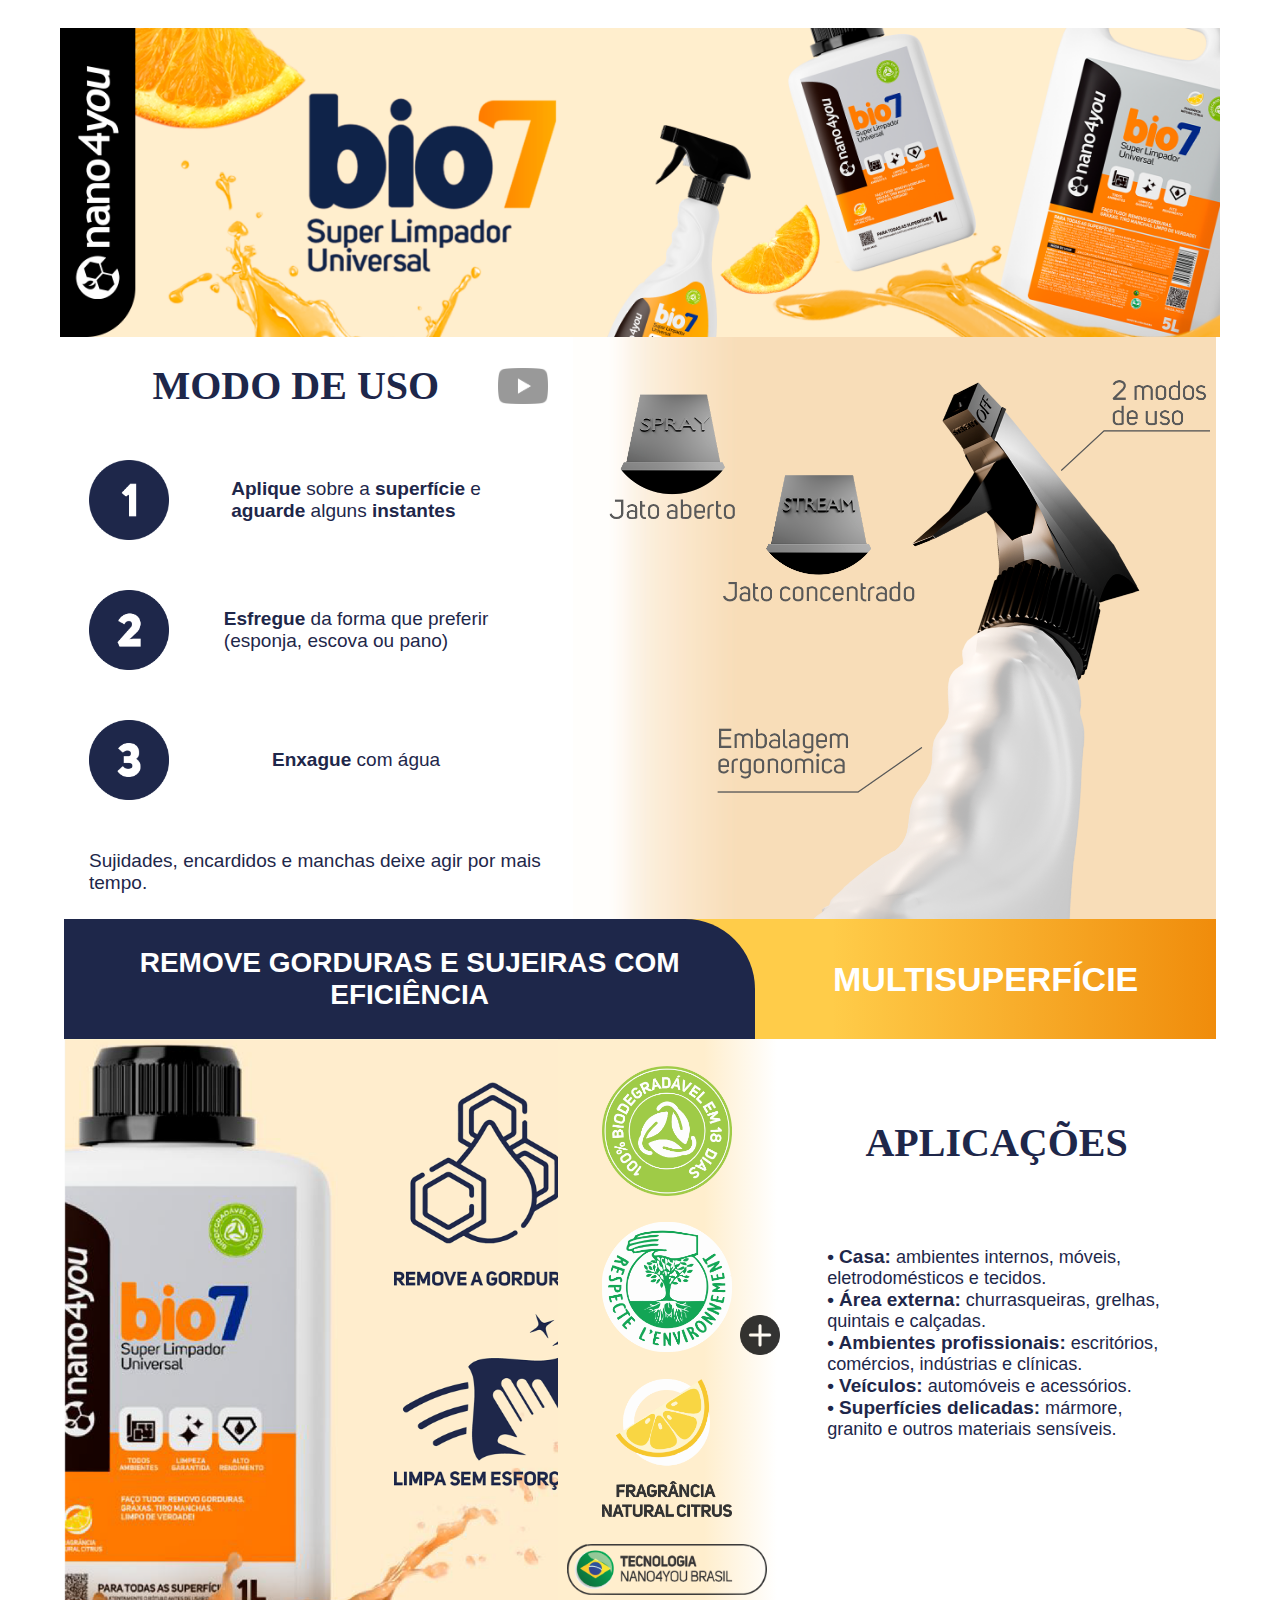
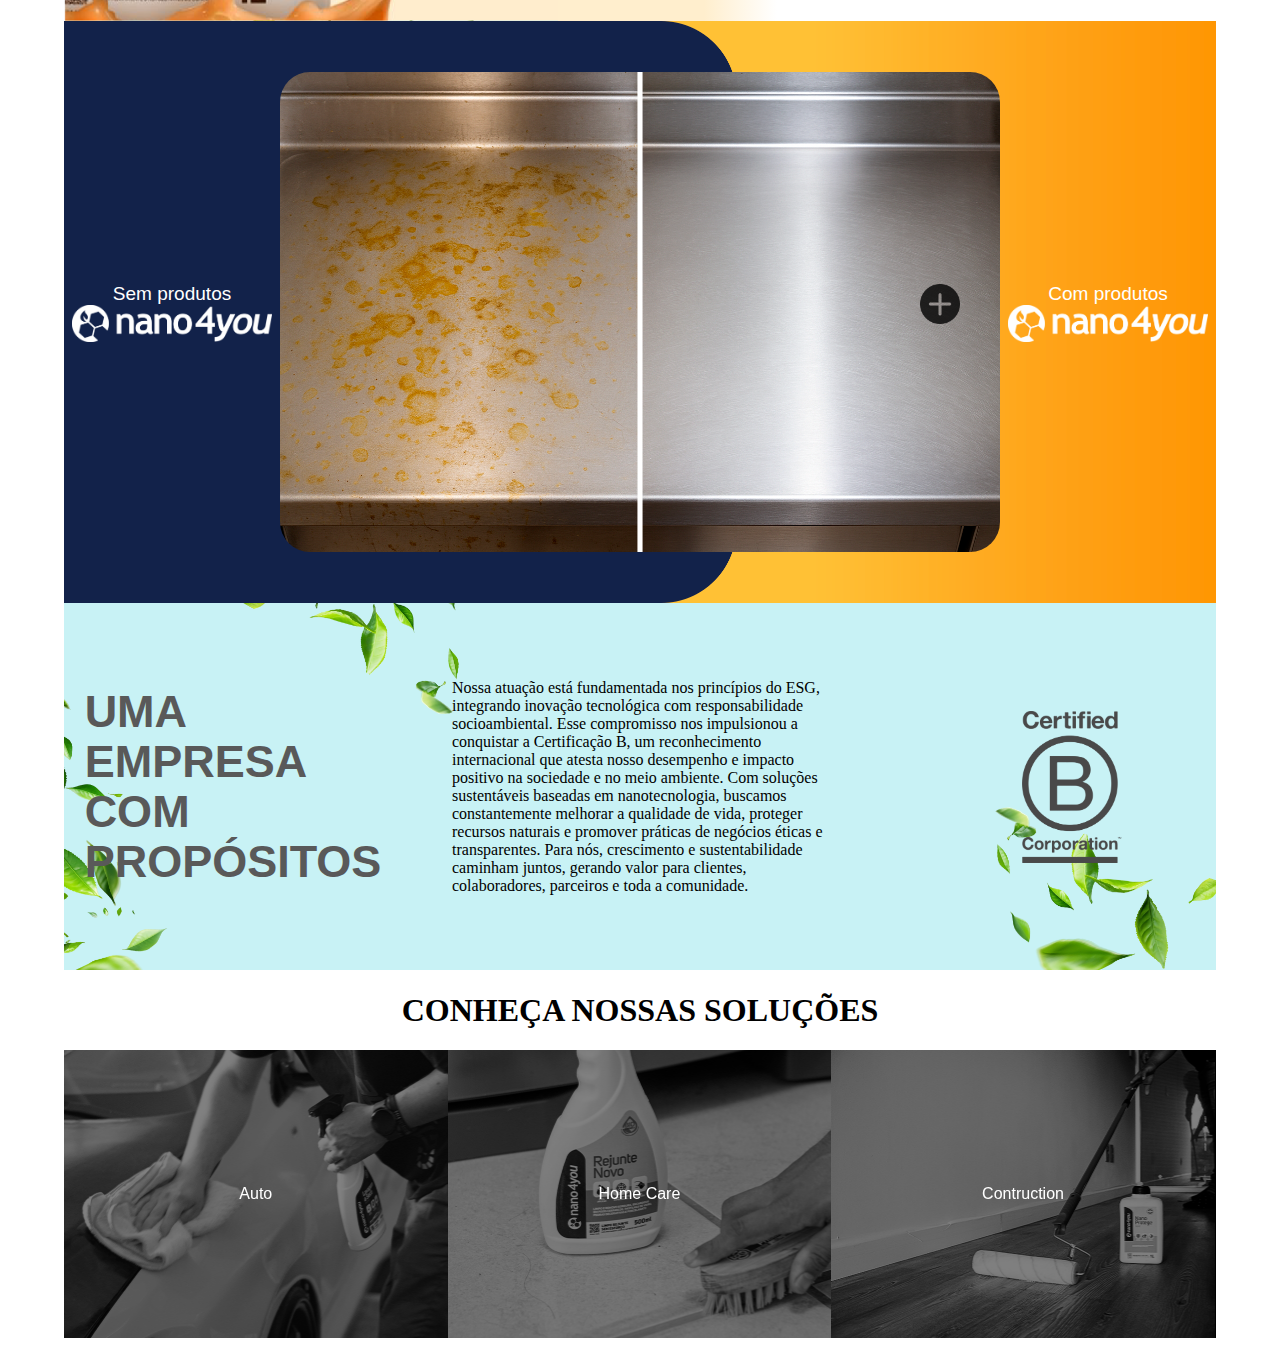
<file: Index.html>
<!-- PROJETO DESENVOLVIDO POR JOÃO BASSO (●'◡'●) -->

<!DOCTYPE html>
<html lang="pt-br">

<head>
    <meta charset="UTF-8">
    <meta name="viewport" content="width=device-width, initial-scale=1.0">
    <link rel="stylesheet" href="styles/style.css">
    <title>Mosaicos</title>
</head>
<style>


</style>

<body>
    <div class="conteudo">
        <!--POPUPS E INTERAÇÕESS --> 

        <div class="ballonBox1"> 
            <img id="mais" class="iconeMais" src="assets/mais.png" alt="" width="40px">
            <div class="ballon" id="ballon">
                <p>À base de plantas, 100% biodegradável, sem corante, fragrância natural.</p>
            </div>
        </div>
        <div class="ballonBox2">
            <img id="mais" class="iconeMais" src="assets/mais.png" alt="" width="40px">
            <div class="ballon" id="ballon">
                <p>Não inflamável; Não tóxico; Não danifica e não oxida o equipamento; Não corrosivo.</p>
            </div>
        </div>


        <!---->
        <div class="hero">
           
        </div>
        <div class="slide2">
            <div class="modoDeUso">
                <div class="tituloModoDeUso">
                    &nbsp;
                    <h1>MODO DE USO</h1>
                    <img src="assets/youtube.png" alt="Youtube" id="youtube" width="50px">
                </div>
                <div class=" etapas primeira">
                    <img src="assets/etapa1.png" alt="Etapa1" width="80px">
                    <p> <span>Aplique</span> sobre a <span>superfície</span> e <br>
                        <span>aguarde</span> alguns <span>instantes</span>
                    </p>
                    &nbsp;
                </div>
                <div class="etapas segunda">
                    <img src="assets/etapa2.png" alt="Etapa2" width="80px">
                    <p>
                        <span>Esfregue</span> da forma que preferir <br>
                        (esponja, escova ou pano)
                    </p>
                    &nbsp;
                </div>
                <div class="etapas terceira">
                    <img src="assets/etapa3.png" alt="Etapa3" width="80px">
                    <p>
                        <span>Enxague</span> com água
                    </p>
                    &nbsp;
                </div>
                <p>Sujidades, encardidos e manchas deixe agir por mais tempo.</p>
            </div>
            <div class="embalagem">

            </div>

        </div>
        <div class="miniSlide">
            <div class="esquerda">
                <h1>REMOVE GORDURAS E SUJEIRAS COM EFICIÊNCIA</h1>
            </div>
            <div class="direita">
                <h1>MULTISUPERFÍCIE</h1>   
            </div>
        </div>
        <div class="slide3">
            <div class="topicosProduto">

            </div>
            <div class="selos">
                <img class="selo" id="biodegradavel" src="assets/biodegradavel.png" alt="SeloBiodegradável" width="130px">
                <img class="selo" id="respectEnviroment" src="assets/respectEnviroment.png" alt="SeloRespectEnviroment" width="130px">
                <img class="selo" id="fragranciaCitrus" src="assets/fragranciaCitrus.png" alt="FraganciaCitrus" width="130px">
                <img class="selo" id="tecnologiaBrasileira" src="assets/tecnologiaBrasileira.png" alt="TecnologiaBRNano4you" width="200px">
            </div>
            <div class="aplicacoes">
                <h1>APLICAÇÕES</h1>
                <P>
                    <span>•  Casa:</span> ambientes internos, móveis, eletrodomésticos e tecidos. <br>
                    <span>•  Área externa:</span> churrasqueiras, grelhas, quintais e calçadas.  <br>
                    <span>•  Ambientes profissionais:</span> escritórios, comércios, indústrias e clínicas.  <br>
                    <span>•  Veículos:</span> automóveis e acessórios.  <br>
                    <span>•  Superfícies delicadas:</span> mármore, granito e outros materiais sensíveis.
                </P>
                &nbsp;
            </div>

        </div>
        <div class="slide4"> 
            <div class="laterais com">
                <p>Sem produtos</p>
                <img src="assets/logoN4Y.png" alt="LogoNano4you" width="200px">
            </div>
            <div class="imagem">
                <img src="assets/antesEDepois.png" alt="AntesEDepoisBio7" width="720px">
            </div>
            <div class="laterais sem">
                <p>Com produtos</p>
                <img src="assets/logoN4Y.png" alt="LogoNano4you" width="200px">
            </div>
        </div>
        <div class="certificados">
            <div class="esq">
                <h1>UMA <br> EMPRESA <br> COM <br> PROPÓSITOS</h1>
            </div>
            <div class="middle">
                <p>
                    Nossa atuação está fundamentada nos princípios do ESG, integrando inovação tecnológica com responsabilidade socioambiental. Esse compromisso nos impulsionou a conquistar a Certificação B, um reconhecimento internacional que atesta nosso desempenho e impacto positivo na sociedade e no meio ambiente.
                    Com soluções sustentáveis baseadas em nanotecnologia, buscamos constantemente melhorar a qualidade de vida, proteger recursos naturais e promover práticas de negócios éticas e transparentes. Para nós, crescimento e sustentabilidade caminham juntos, gerando valor para clientes, colaboradores, parceiros e toda a comunidade.
                </p>
            </div>
            <div class="dir">
                <img src="assets/seloB.png" alt="" width="100px">
            </div>
        </div>

        <div class="miniSlideTitulo">
            <h1>CONHEÇA NOSSAS SOLUÇÕES</h1>
        </div>
        <div class="linhas">
            <div class="linha auto" id="auto">
                <p>Auto</p>
            </div>
            <div class=" linha home" id="home">
                <p>Home Care</p>
            </div>
            <div class="linha contruction" id="contruction">
                <p>Contruction</p>
            </div>

        </div>
        

        &nbsp;
    </div>

    <script>

        console.log("Seja muito bem-vindo(a) a página do Bio7, se for sua primeira compra ultilize o cupom: BEMVINDO para 10% Off ")

        const auto = document.getElementById("auto");
        const home = document.getElementById("home");
        const contruction = document.getElementById("contruction");
        const youtube = document.getElementById("youtube");


        auto.addEventListener('click', () =>{
            window.location.href = "https://www.nano4you.com.br/auto"
        })
        home.addEventListener('click', () =>{
            window.location.href = "https://www.nano4you.com.br/home"
        })
        contruction.addEventListener('click', () =>{
            window.location.href = "https://www.nano4you.com.br/construction"
        })
        youtube.addEventListener('click', () =>{
            window.location.href = "https://www.youtube.com/watch?v=dwId86YJSw8"
        })


        // window.addEventListener('resize', () =>{
        //     const larguraViewport = window.innerWidth;
        //     const alturaViewport = window.innerHeight;

        //     console.log("Largura do viewport: " + larguraViewport + "px");
        //     console.log("Altura do viewport: " + alturaViewport + "px");
        // })
          const container = document.getElementById('conteudo');

        function ajustarEscala() {
            // Largura e altura atuais da janela
            const larguraJanela = window.innerWidth;
            const alturaJanela = window.innerHeight;

            // Dimensões de referência
            const larguraRef = 1707;
            const alturaRef = 748;

            // Cálculo da escala mínima proporcional
            const escalaX = larguraJanela / larguraRef;
            const escalaY = alturaJanela / alturaRef;

            // Para manter a proporção, usamos a menor das duas
            const escala = Math.min(escalaX, escalaY);

            // Aplica a escala no CSS
            container.style.transform = `scale(${escala})`;

            // Opcional: ajustar a altura do body para evitar scroll
            document.body.style.height = `${alturaRef * escala}px`;
            document.body.style.width = `${larguraRef * escala}px`;
        }

        // Executa ao carregar a página
        ajustarEscala();

        // Atualiza a escala ao redimensionar a tela
        window.addEventListener('resize', ajustarEscala);
        

    </script>
    
</body>
</html>
</file>
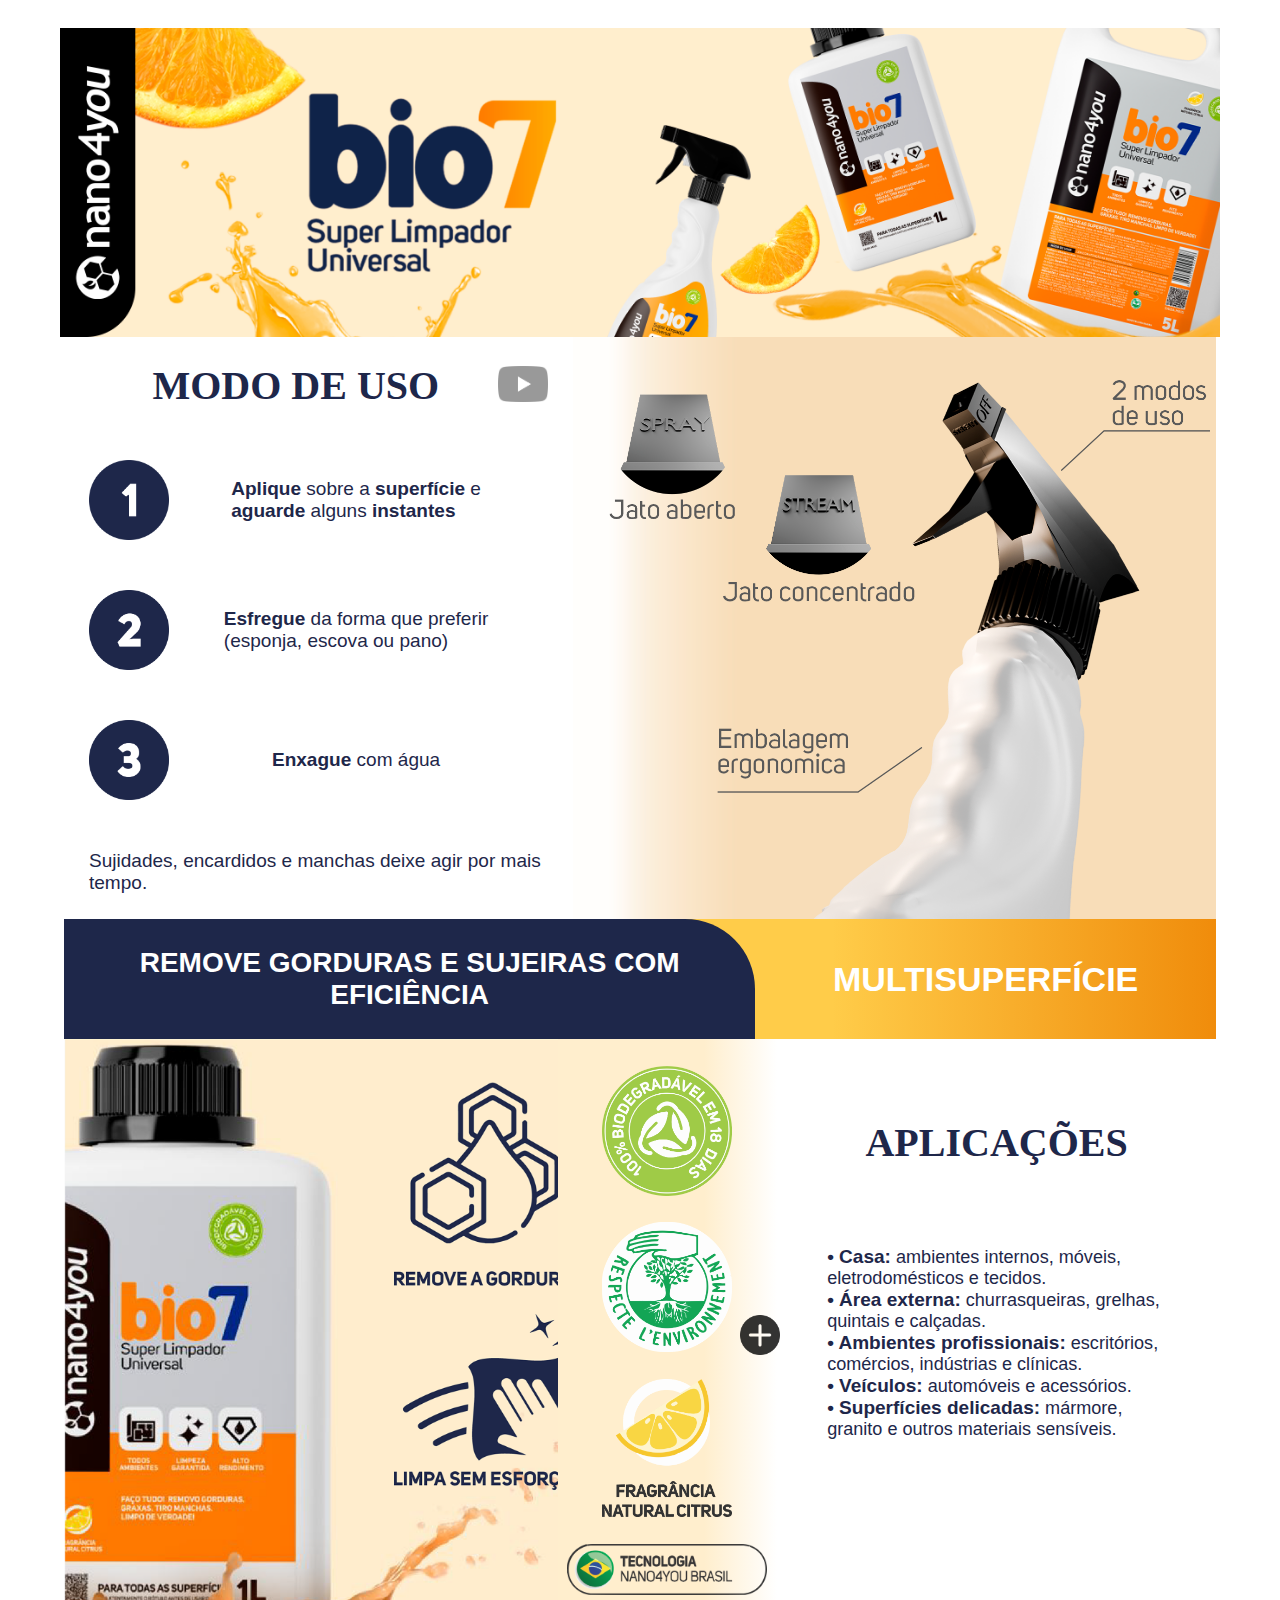
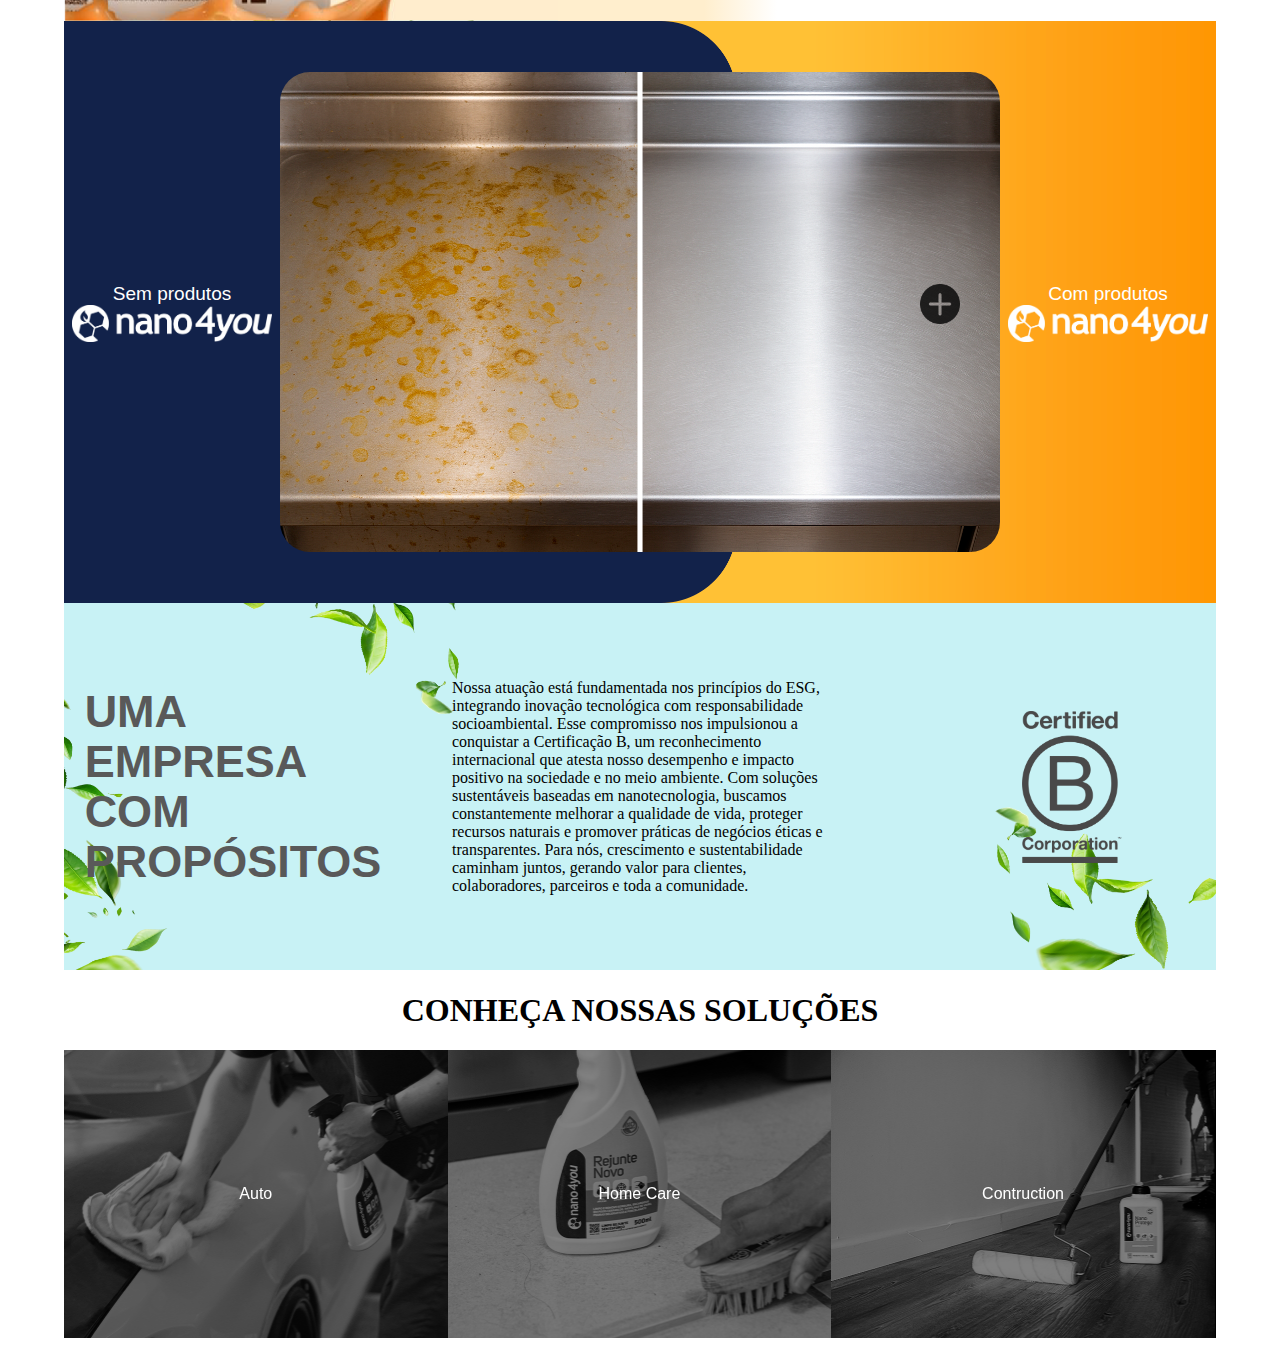
<file: index.html>
<!-- PROJETO DESENVOLVIDO POR JOÃO BASSO (●'◡'●) -->

<!DOCTYPE html>
<html lang="pt-br">

<head>
    <meta charset="UTF-8">
    <meta name="viewport" content="width=device-width, initial-scale=1.0">
    <link rel="stylesheet" href="styles/style.css">
    <title>Mosaicos</title>
</head>
<style>


</style>

<body>
    <div class="conteudo">
        <!--POPUPS E INTERAÇÕESSSS --> 

        <div class="ballonBox1"> 
            <img id="mais" class="iconeMais" src="assets/mais.png" alt="" width="40px">
            <div class="ballon" id="ballon">
                <p>À base de plantas, 100% biodegradável, sem corante, fragrância natural.</p>
            </div>
        </div>
        <div class="ballonBox2">
            <img id="mais" class="iconeMais" src="assets/mais.png" alt="" width="40px">
            <div class="ballon" id="ballon">
                <p>Não inflamável; Não tóxico; Não danifica e não oxida o equipamento; Não corrosivo.</p>
            </div>
        </div>


        <!---->
        <div class="hero">
           
        </div>
        <div class="slide2">
            <div class="modoDeUso">
                <div class="tituloModoDeUso">
                    &nbsp;
                    <h1>MODO DE USO</h1>
                    <a href="https://www.youtube.com/watch?v=dwId86YJSw8" target="_blank" rel="noopener noreferrer"><img src="assets/youtube.png" alt="Youtube" id="youtube" width="50px"></a>
                </div>
                <div class=" etapas primeira">
                    <img src="assets/etapa1.png" alt="Etapa1" width="80px">
                    <p> <span>Aplique</span> sobre a <span>superfície</span> e <br>
                        <span>aguarde</span> alguns <span>instantes</span>
                    </p>
                    &nbsp;
                </div>
                <div class="etapas segunda">
                    <img src="assets/etapa2.png" alt="Etapa2" width="80px">
                    <p>
                        <span>Esfregue</span> da forma que preferir <br>
                        (esponja, escova ou pano)
                    </p>
                    &nbsp;
                </div>
                <div class="etapas terceira">
                    <img src="assets/etapa3.png" alt="Etapa3" width="80px">
                    <p>
                        <span>Enxague</span> com água
                    </p>
                    &nbsp;
                </div>
                <p>Sujidades, encardidos e manchas deixe agir por mais tempo.</p>
            </div>
            <div class="embalagem">

            </div>

        </div>
        <div class="miniSlide">
            <div class="esquerda">
                <h1>REMOVE GORDURAS E SUJEIRAS COM EFICIÊNCIA</h1>
            </div>
            <div class="direita">
                <h1>MULTISUPERFÍCIE</h1>   
            </div>
        </div>
        <div class="slide3">
            <div class="topicosProduto">

            </div>
            <div class="selos">
                <img class="selo" id="biodegradavel" src="assets/biodegradavel.png" alt="SeloBiodegradável" width="130px">
                <img class="selo" id="respectEnviroment" src="assets/respectEnviroment.png" alt="SeloRespectEnviroment" width="130px">
                <img class="selo" id="fragranciaCitrus" src="assets/fragranciaCitrus.png" alt="FraganciaCitrus" width="130px">
                <img class="selo" id="tecnologiaBrasileira" src="assets/tecnologiaBrasileira.png" alt="TecnologiaBRNano4you" width="200px">
            </div>
            <div class="aplicacoes">
                <h1>APLICAÇÕES</h1>
                <P>
                    <span>•  Casa:</span> ambientes internos, móveis, eletrodomésticos e tecidos. <br>
                    <span>•  Área externa:</span> churrasqueiras, grelhas, quintais e calçadas.  <br>
                    <span>•  Ambientes profissionais:</span> escritórios, comércios, indústrias e clínicas.  <br>
                    <span>•  Veículos:</span> automóveis e acessórios.  <br>
                    <span>•  Superfícies delicadas:</span> mármore, granito e outros materiais sensíveis.
                </P>
                &nbsp;
            </div>

        </div>
        <div class="slide4"> 
            <div class="laterais com">
                <p>Sem produtos</p>
                <img src="assets/logoN4Y.png" alt="LogoNano4you" width="200px">
            </div>
            <div class="imagem">
                <img src="assets/antesEDepois.png" alt="AntesEDepoisBio7" width="720px">
            </div>
            <div class="laterais sem">
                <p>Com produtos</p>
                <img src="assets/logoN4Y.png" alt="LogoNano4you" width="200px">
            </div>
        </div>
        <div class="certificados">
            <div class="esq">
                <h1>UMA <br> EMPRESA <br> COM <br> PROPÓSITOS</h1>
            </div>
            <div class="middle">
                <p>
                    Nossa atuação está fundamentada nos princípios do ESG, integrando inovação tecnológica com responsabilidade socioambiental. Esse compromisso nos impulsionou a conquistar a Certificação B, um reconhecimento internacional que atesta nosso desempenho e impacto positivo na sociedade e no meio ambiente.
                    Com soluções sustentáveis baseadas em nanotecnologia, buscamos constantemente melhorar a qualidade de vida, proteger recursos naturais e promover práticas de negócios éticas e transparentes. Para nós, crescimento e sustentabilidade caminham juntos, gerando valor para clientes, colaboradores, parceiros e toda a comunidade.
                </p>
            </div>
            <div class="dir">
                <img src="assets/seloB.png" alt="" width="100px">
            </div>
        </div>

        <div class="miniSlideTitulo">
            <h1>CONHEÇA NOSSAS SOLUÇÕES</h1>
        </div>
        <div class="linhas">
            <div class="linha auto" id="auto">
                <p>Auto</p>
            </div>
            <div class=" linha home" id="home">
                <p>Home Care</p>
            </div>
            <div class="linha contruction" id="contruction">
                <p>Contruction</p>
            </div>

        </div>
        

        &nbsp;
    </div>

    <script>

        console.log("Seja muito bem-vindo(a) a página do Bio7, se for sua primeira compra ultilize o cupom: BEMVINDO para 10% Off ")

        const auto = document.getElementById("auto");
        const home = document.getElementById("home");
        const contruction = document.getElementById("contruction");
        const youtube = document.getElementById("youtube");


        auto.addEventListener('click', () =>{
            window.location.href = "https://www.nano4you.com.br/auto"
        })
        home.addEventListener('click', () =>{
            window.location.href = "https://www.nano4you.com.br/home"
        })
        contruction.addEventListener('click', () =>{
            window.location.href = "https://www.nano4you.com.br/construction"
        })
        
        /*
        youtube.addEventListener('click', () =>{
            window.location.href = "https://www.youtube.com/watch?v=dwId86YJSw8"
        }) */


        // window.addEventListener('resize', () =>{
        //     const larguraViewport = window.innerWidth;
        //     const alturaViewport = window.innerHeight;

        //     console.log("Largura do viewport: " + larguraViewport + "px");
        //     console.log("Altura do viewport: " + alturaViewport + "px");
        // })
          const container = document.getElementById('conteudo');

        function ajustarEscala() {
            // Largura e altura atuais da janela
            const larguraJanela = window.innerWidth;
            const alturaJanela = window.innerHeight;

            // Dimensões de referência
            const larguraRef = 1707;
            const alturaRef = 748;

            // Cálculo da escala mínima proporcional
            const escalaX = larguraJanela / larguraRef;
            const escalaY = alturaJanela / alturaRef;

            // Para manter a proporção, usamos a menor das duas
            const escala = Math.min(escalaX, escalaY);

            // Aplica a escala no CSS
            container.style.transform = `scale(${escala})`;

            // Opcional: ajustar a altura do body para evitar scroll
            document.body.style.height = `${alturaRef * escala}px`;
            document.body.style.width = `${larguraRef * escala}px`;
        }

        // Executa ao carregar a página
        ajustarEscala();

        // Atualiza a escala ao redimensionar a tela
        window.addEventListener('resize', ajustarEscala);
        

    </script>
    
</body>
</html>
</file>
<file: styles/style.css>
*{
    margin: 0;
    padding: 0;
    border: 0;
}
span{
    font-size: 1.19rem;
    font-weight: 700;
}
.ballonBox1{
    margin-top: -30px;
    z-index: 9999999999;
    position: relative;
    top: 1345px;
    left: 120px;
    display: inline-block;
    font-family: "Poppins", sans-serif;
}
.ballonBox2{
    margin-top: -30px;
    z-index: 9999999999;
    position: relative;
    top: 1900px;
    left: 300px;
    display: inline-block;
    font-family: "Poppins", sans-serif;
}
.iconeMais{
    transition: 250ms;
    opacity: 0.8;
}
.ballon{
    display: flex;
    flex-direction: column;
    justify-content: center;
    align-items: center;
    width: 10rem;
    height: 5rem;
    border-radius: 20px;
    background-color: #fff;
    box-shadow: 0 0 30px #00000040;
    position: absolute;
    bottom: 100%;
    left: 50%;
    z-index: 99999999;
    transition: 250ms;
    opacity: 0;
    padding: 20px;
}
.iconeMais:hover + .ballon{
    opacity: 1;
    visibility: visible;
}
.iconeMais:hover{
    opacity: 0.5;
    transition: 200ms;
}

.conteudo{
    display: flex;
    flex-direction: column;
    justify-content: center;
    align-content: center;
    align-items: center;
    height: 100%;
    width: 100vw;
    background-color: #fff;
}
.hero{
    z-index: 999;
    display: flex;
    justify-content: center;
    align-items: center;
    align-content: center;
    width: 100%;
    height: 309.4px;
    background-image: url(/assets/heroBio7.png);
    background-size: contain;
    background-repeat: no-repeat;
    background-position: center;
    /* background-color: cadetblue; */
}
.slide2{
    display: flex;
    flex-direction: row;
    align-items: center;
    height: 582px;
    width: 90%;
    color: #1E274A;
    /* background-color: chartreuse; */
}
.modoDeUso{
    display: flex;
    flex-direction: column;
    justify-content: space-around;
    align-items: flex-start;
    align-content: flex-start;
    width: 50%;
    height: 100%;
    padding: 0 25px 0 25px;
    /* background-color: #fff; */
    font-family: "Poppins", sans-serif;
}
.modoDeUso p{
    font-size: 1.19rem;
    font-weight: 300;
}
.modoDeUso h1{
    font-family: "Caveat Brush", cursive;
    font-size: 2.5rem;
}
.tituloModoDeUso{
    display: flex;
    flex-direction: row;
    justify-content: space-between;
    align-items: center;
    width: 100%;
    height: fit-content;
}
#youtube{
    filter: grayscale(1);
    transition: 200ms;
    opacity: 0.5;
}
#youtube:hover{
    filter: grayscale(0);
    transition: 200ms;
    cursor: pointer;
    opacity: 1;
}
.primeira{
    display: flex;
    flex-direction: row;
    justify-content: space-between;
    align-items: center;
    width: 100%;
    font-size: 1.13rem;
    font-weight: 300;
}
.segunda{
    display: flex;
    flex-direction: row;
    justify-content: space-between;
    align-items: center;
    width: 100%;
    font-size: 1.13rem;
    font-weight: 300;
}
.terceira{
    display: flex;
    flex-direction: row;
    justify-content: space-between;
    align-items: center;
    width: 100%;
    font-size: 1.13rem;
    font-weight: 300;
}
.embalagem{
    display: flex;
    justify-content: center;
    align-items: center;
    width: 70%;
    height: 100%;
    background-image: url(/assets/embalagem.png);
    background-size: cover;
    background-repeat: no-repeat;

}
.miniSlide{
    display: flex;
    flex-direction: row;
    height: 120px;
    width: 90%;
    font-family: "Poppins", sans-serif;
    background: linear-gradient(to right, #FFCC49, #FFCC49, #FFCC49, #F08C0B);
}
.esquerda{
    display: flex;
    justify-content: center;
    align-items: center;
    width: 60%;
    height: 100%;
    border-top-right-radius: 70px;
    background-color: #1E274A;
    font-size: 14px;
    font-weight: 900;
    color: #fff;
}

.esquerda h1{
    width: 100%;
    text-align: center; 
}

.direita{
    display: flex;
    justify-content: center;
    align-items: center;
    width: 40%;
    height: 100%;
    font-size: 17px;
    font-weight: 900;
    color: #fff;
}
.slide3{
    display: flex;
    flex-direction: row;
    align-items: center;
    height: 582px;
    width: 90%;
    color: #1E274A;
    /* background-color: chartreuse; */
}
.topicosProduto{
    display: flex;
    justify-content: center;
    align-items: center;
    background-image: url(/assets/topicosOficial.png);
    background-size: cover;
    width: 45%;
    height: 100%;
    /* background-color: #404040; */
}
.selos{
    display: flex;
    flex-direction: column;
    justify-content: space-evenly;
    align-items: center;
    width: 20%;
    height: 100%;
    background: linear-gradient(to right, #FFEECD, #FFEECD,#FFEECD,#fff);
}
#biodegradavel{
    transition: 200ms;
}
#respectEnviroment{
    transition: 200ms;
}
#fragranciaCitrus{
    transition: 200ms;
}
#tecnologiaBrasileira{
    transition: 200ms;
}
#biodegradavel:hover{
    transform: scale(1.1);
    transition: 200ms;
}
#respectEnviroment:hover{
    transform: scale(1.1);
    transition: 200ms;
}
#fragranciaCitrus:hover{
    transform: scale(1.1);
    transition: 200ms;
}
#tecnologiaBrasileira:hover{
    transform: scale(1.1);
    transition: 200ms;
}
.aplicacoes{
    display: flex;
    flex-direction: column;
    justify-content: space-evenly;
    align-items: center;
    width: 40%;
    height: 100%;
    background-color: #fff;
    font-size: 1.13rem;
    font-weight: 300;
    font-family: "Poppins", sans-serif;
}
.aplicacoes p{
    padding: 0px 50px 0px 50px;
    font-weight: 300;
}
.aplicacoes h1{
    font-family: "Caveat Brush", cursive;
    font-size: 2.5rem;
}
.slide4{
    display: flex;
    flex-direction: row;
    justify-content: space-between;
    align-items: center;
    height: 582px;
    width: 90%;
    /* background-color: #FFCC49; */
    background-image: url(/assets/bgAntesDepois.png);
    background-repeat: no-repeat;
    background-size: cover;
    background-position: 0;
    font-family: "Poppins", sans-serif;
}
.slide4 p{
    color: #fff;
    font-size: 1.19rem;
    font-weight: 300;
}

.laterais{
    display: flex;
    flex-direction: column;
    justify-content: center;
    align-items: center;
    width: 20%;
    height: 100%;
}
.imagem{
    display: flex;
    justify-content: center;
    align-items: center;
    width: fit-content;
    height: 100%;
}
.imagem img{
    border-radius: 30px;
}
.certificados{
    display: flex;
    flex-direction: row;
    align-items: center;
    height: 367px;
    width: 90%;
    background-image: url(/assets/bgESG.png);
    /* background-color: coral; */
    background-repeat: no-repeat;
    background-size: cover;
    font-family: "Poppins", sans-serif;
}
.esq{
    display: flex;
    flex-direction: column;
    justify-content: center;
    align-items: center;
    height: 100%;
    width: 25%;
    /* background-color: #404040; */
    color: #595959;
    font-size: 22px;
}
.esq h1{
    font-weight: 900;
    font-size: 45px;
    line-height: 50px;
    margin-left: 50px;
}
.middle{
    display: flex;
    flex-direction: column;
    justify-content: center;
    height: 100%;
    width: 50%;
    /* background-color: #838383; */
}
.middle p{
    font-family: uni sans light;
    padding: 0px 100px 0px 100px;
}
.dir{
    display: flex;
    flex-direction: column;
    justify-content: center;
    align-items: center;
    height: 100%;
    width: 25%;
    /* background-color: #aeaeae; */
}

.dir .seloB {
    width: 6.25rem;
}
.miniSlideTitulo{
    display: flex;
    flex-direction: row;
    justify-content: center;
    align-items: center;
    height: 80px;
    width: 90%;
    /* background-color: antiquewhite; */
    font-family: "Caveat Brush", cursive;
}
.linhas{
    display: flex;
    flex-direction: row;
    align-items: center;
    height: 288px;
    width: 90%;
    background-color: #000;
    transition: 300ms;
    font-family: "Poppins", sans-serif;
}
.auto{
    display: flex;
    justify-content: center;
    align-items: center;
    width: 33.3%;
    height: 100%;
    /* background-color: #404040; */
    transition: 300ms;
    background-image: url(/assets/autoAntes.png);
    background-size: cover;
    filter: grayscale(1);
}

.home{
    display: flex;
    justify-content: center;
    align-items: center;
    width: 33.3%;
    height: 100%;
    /* background-color: #6d6d6d; */
    transition: 300ms;
    background-image: url(/assets/HomeAntes.png);
    background-size: cover;
    filter: grayscale(1);
}

.contruction{
    display: flex;
    justify-content: center;
    align-items: center;
    width: 33.3%;
    height: 100%;
    /* background-color: #b6b6b6; */
    transition: 300ms;
    background-image: url(/assets/ConstructAntes.png);
    background-size: cover;
    filter: grayscale(1);
}

.linha:hover {
    transition: 300ms;
    width: 80%;
    filter: grayscale(0);
}
.linha p{
    color: #fff;
    transition: 300ms;
}
.auto:hover{
    background-image: url(/assets/auto.png);
    background-size: cover;
    cursor: pointer;
}
.home:hover{
    background-image: url(/assets/home.png);
    background-size: cover;
    cursor: pointer;
}
.contruction:hover{
    background-image: url(/assets/construct.png);
    background-size: cover;
    cursor: pointer;
}

.auto:hover p{
    transition: 300ms;
    font-size: 80px;
    color: #C2335A;
    margin-top: 150px;
    font-weight: 900;
    text-shadow: 0 0 100px #000000;
}
.home:hover p{
    transition: 300ms;
    font-size: 80px;
    color: #51BECA;
    margin-top: 150px;
    font-weight: 900;
    filter: grayscale(0);
    text-shadow: 0 0 100px #000000;
}

.contruction:hover p{
    transition: 300ms;
    font-size: 80px;
    color: #FBB832;
    margin-top: 150px;
    font-weight: 900;
    text-shadow: 0 0 100px #000000;
}

/* ///////////////////////////////// */
/* ///////// RESPONSIVOS ////////// */

/* CELULARES PEQUENOS */
@media (max-width: 767px) {
    span{
        font-size: 15px;
    }
    .hero{
        background-image: url(/assets/heroBio7Mobile.png);
        background-size: contain;
        background-repeat: no-repeat;
        background-position: center;
        width: 100%;
    }
    .slide2{
        flex-direction: column;
        width: 100vw;
    }

    .ballonBox1 {
        top: 1458px;
        left: -38px;
    }

    .ballonBox2 {
        top: 2400px;
        left: 0px;
    }

    .tituloModoDeUso{
        justify-content: space-around;
        flex-direction: column;
        max-width: 100vw;
    }
    .tituloModoDeUso h1{
        font-size: 40px;
    }
    .modoDeUso{
        padding: 0;
        width: 100vw;
    }
    .modoDeUso p{
        font-size: 14px;
        padding: 0 30px 0 30px;
    }
    .embalagem{
        width: 100%;
    }
    .primeira img {
        width: 50px;
    }
    .segunda img{
        width: 50px;
    }
    .terceira img{
        width: 50px;
    }
    .etapas{
        display: flex;
        flex-direction: row;
        justify-content: space-between;
        width: 100%;
        height: fit-content;
        padding: 0 10px 0 10px;
    }
    .primeira p{
        font-size: 14px;
    }
    .segunda p{
        font-size: 14px;
    }
    .terceira p{
        font-size: 14px;
    }
    .miniSlide{
        width: 100%;
        height: fit-content;
        flex-direction: column;
        background: linear-gradient(to bottom,#FFCC49, #FFCC49, #FFCC49, #F08C0B);;
    }
    .esquerda{
        display: flex;
        justify-content: center;
        height: 150px;
        width: 100%;
        font-size: 10px;
        text-wrap: wrap;
    }
    .esquerda h1{
        padding: 0 10px 0 30px;
    }
    .direita{
        height: 100px;
        width: 100%;
    }
    .slide3{
        flex-direction: column;
        width: 100%;
        height: fit-content;
    }
    .topicosProduto{
        width: 100%;
        height: 385px;
    }
    .selos{
        display: flex;
        flex-direction: row;
        width: 100%;
        height: 150px;
    }
    .selo{
        width: 80px;
    }
    .aplicacoes{
        width: 100%;
    }
    .slide4{
        flex-direction: column;
        width: 100%;
        height: 600px;
    }
    .laterais{
        width: 100%;
    }
    .imagem img{
        width: 90%;
    }
    .certificados{
        flex-direction: column;
        width: 100%;
        height: 1000px;
    }
    .middle{
        width: 100%;
        padding: 0;
    }
    .middle p{
        padding: 0 30px 0 30px;
    }

    .linhas{
        display: flex;
        flex-direction: column;
        width: 100%;
        height: fit-content;
    }
    .auto{
        height: 100px;
        width: 100%;
    }
    .home{
        height: 100px;
        width: 100%;
    }
    .contruction{
        height: 100px;
        width: 100%;
    }
    .linha:hover{
        width: 100%;
    }

    .auto:hover p{
        font-size: 40px;
        margin-top: 0;
    }
    .home:hover p{
        font-size: 40px;
        margin-top: 0;
    }
    .contruction:hover p{
        font-size: 40px;
        margin-top: 0;
    }

    .esq h1 {
        margin-left: 0;
    }
}


/* TABLETS */
@media (min-width: 768px) and (max-width: 1024px) {

    .conteudo{
        scale: 0.5;
    }
}

/* MONITORES GRANDES */
@media (min-width: 1441px) and (max-width: 1920px) {

}

/* MONITORES ULTRA WIDE */
@media (min-width: 1921px) {
    .conteudo{
        max-width: 1500px;
    }
}
</file>
